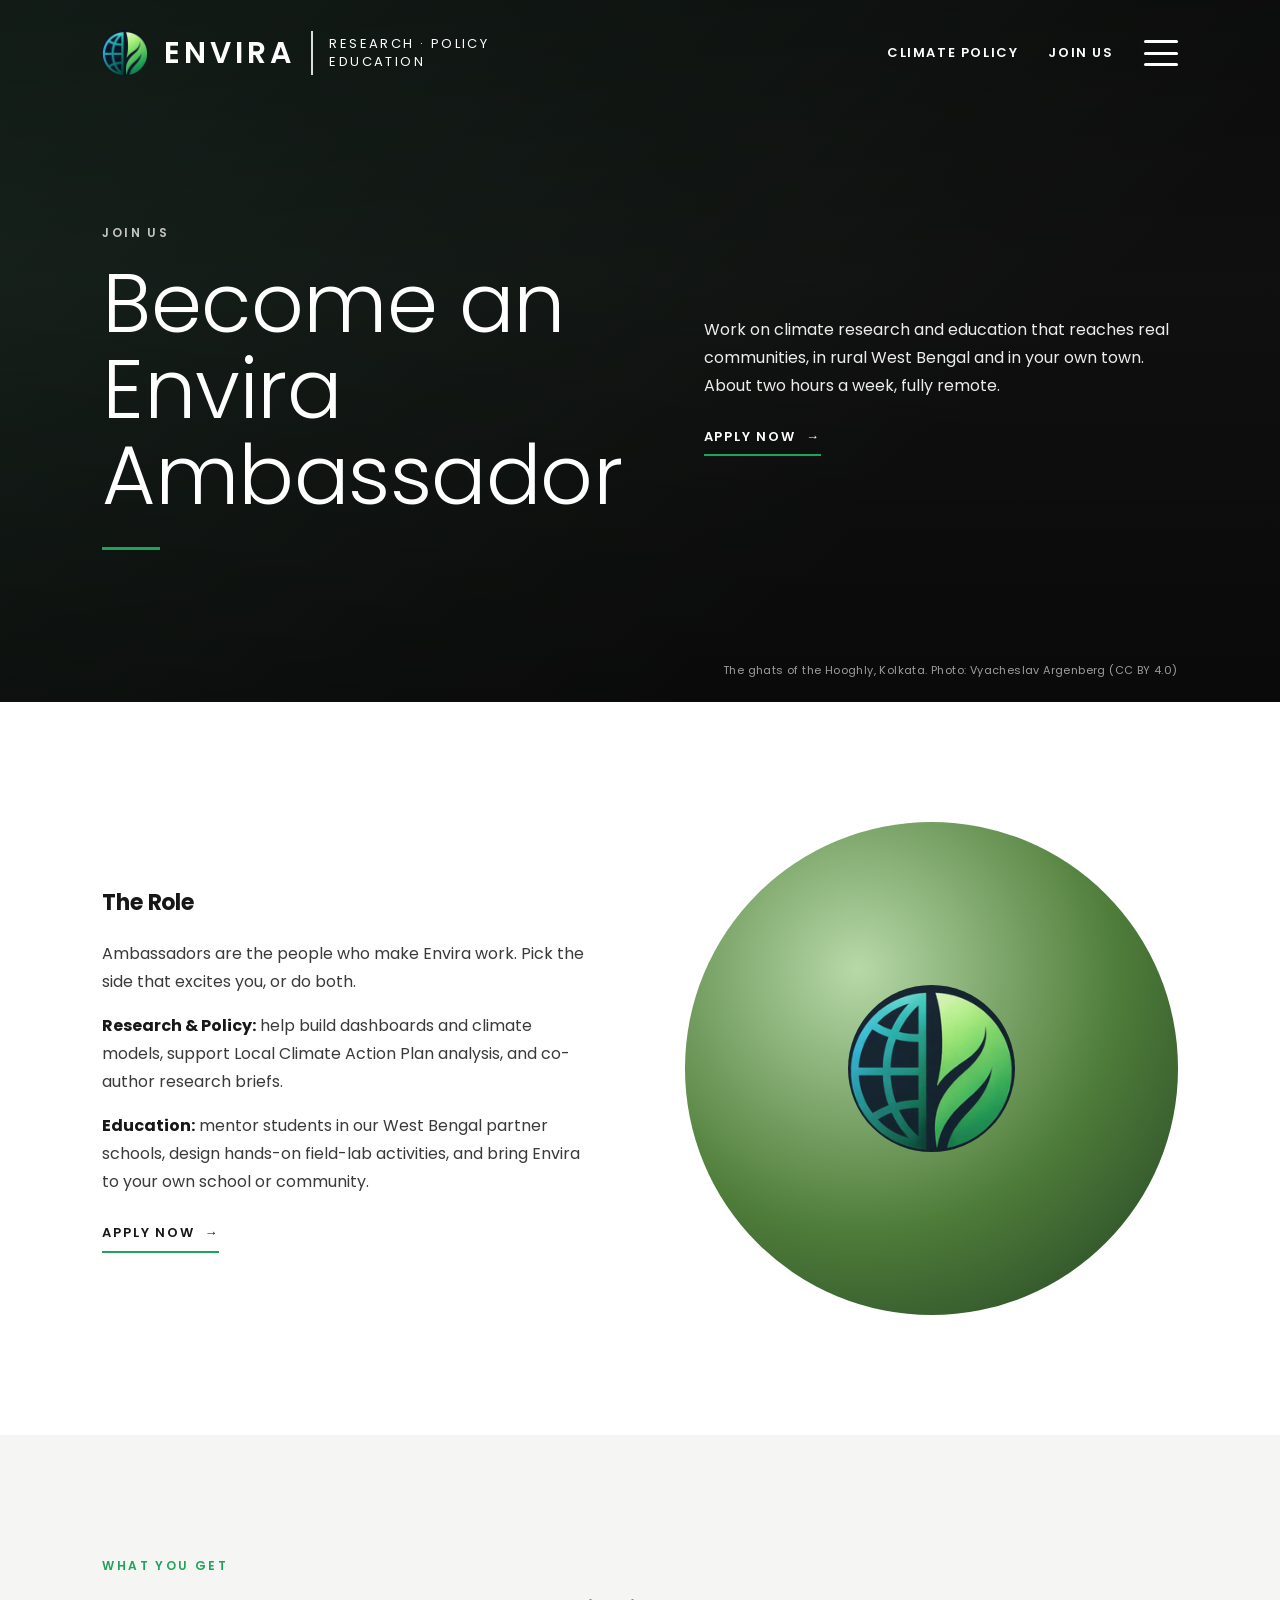
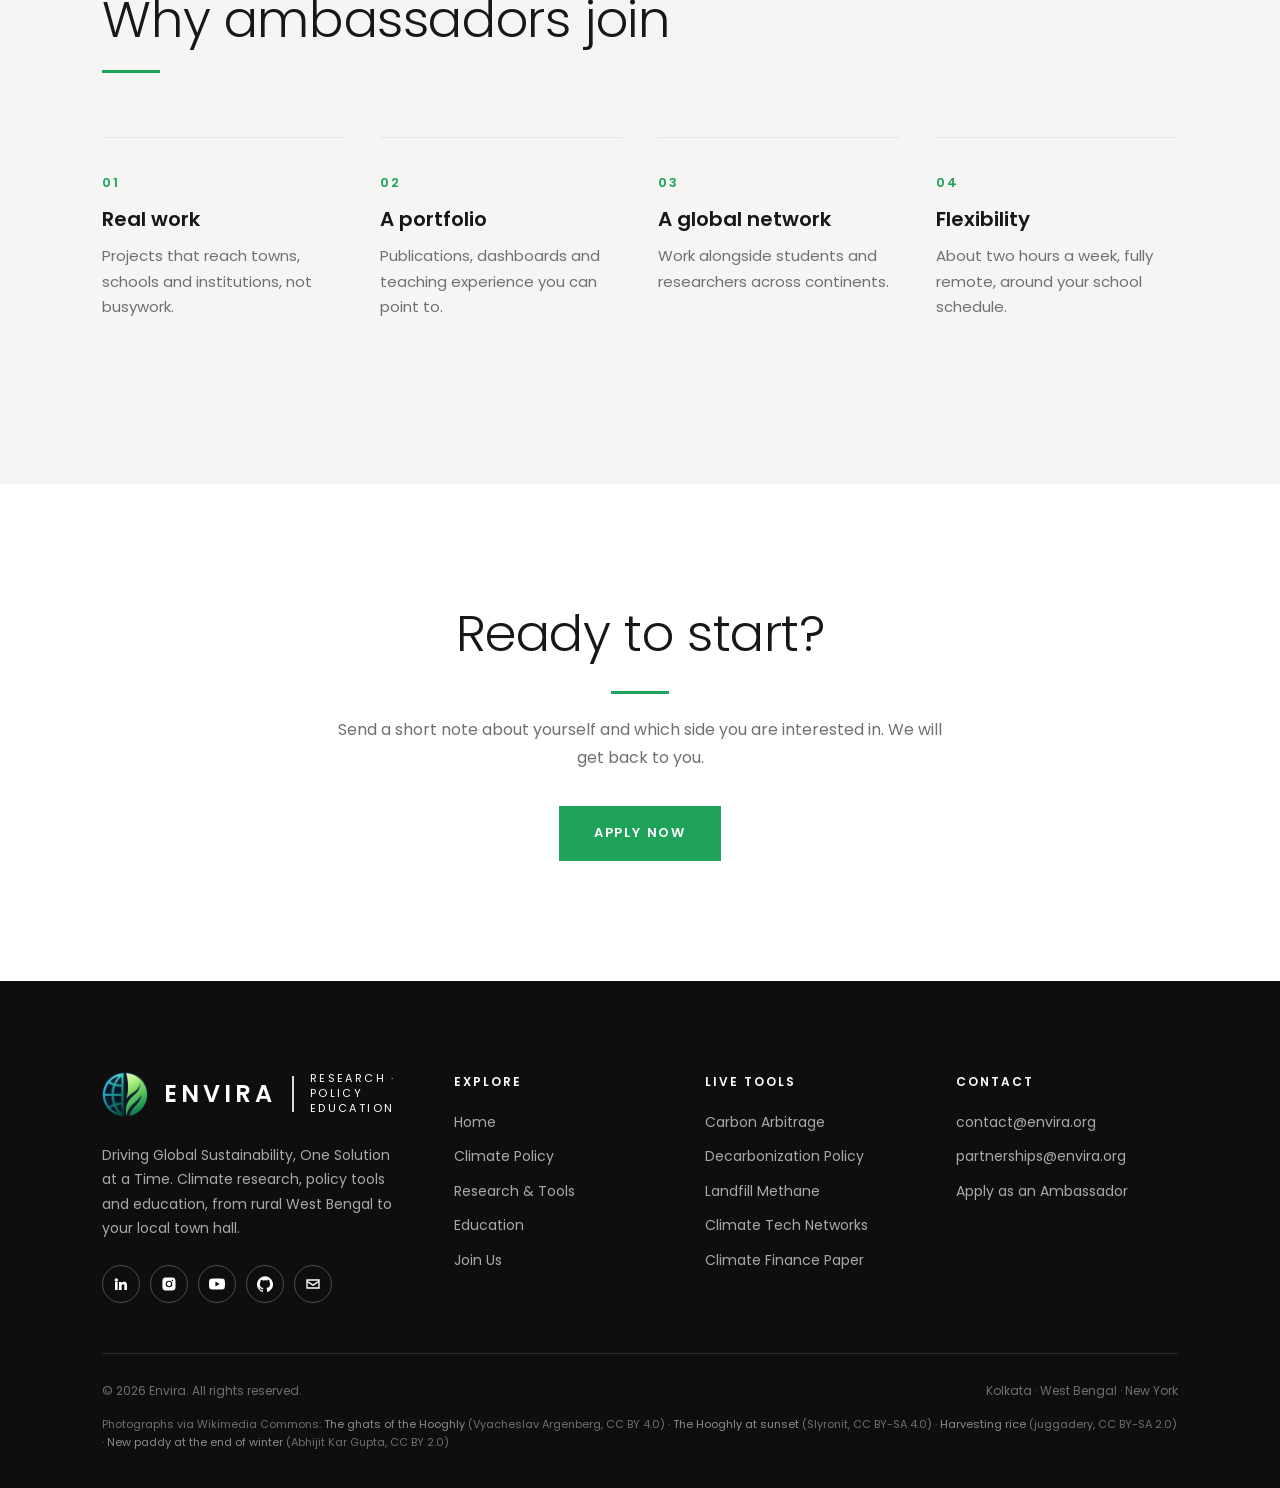
<file: join.html>
<!DOCTYPE html>
<html lang="en">
<head>
<meta charset="UTF-8">
<meta name="viewport" content="width=device-width, initial-scale=1.0">
<title>Join Us | Envira</title>
<link rel="icon" href="images/logo-light-mark.png">
<link rel="stylesheet" href="styles.css">
</head>
<body data-page="join">

<section class="hero">
  <div class="bg-photo" data-bg="ghats"></div>
  <div class="wrap">
    <div>
      <div class="kicker">Join Us</div>
      <h1>Become an Envira Ambassador</h1>
      <span class="bar"></span>
    </div>
    <div>
      <p>Work on climate research and education that reaches real communities, in rural West Bengal and in your own town. About two hours a week, fully remote.</p>
      <a class="text-link" data-apply href="#">Apply now <span>→</span></a>
    </div>
  </div>
</section>

<section class="sec">
  <div class="wrap cols">
    <div class="reveal">
      <h2 class="h-sm">The Role</h2>
      <p>Ambassadors are the people who make Envira work. Pick the side that excites you, or do both.</p>
      <p><b style="color:var(--ink)">Research &amp; Policy:</b> help build dashboards and climate models, support Local Climate Action Plan analysis, and co-author research briefs.</p>
      <p><b style="color:var(--ink)">Education:</b> mentor students in our West Bengal partner schools, design hands-on field-lab activities, and bring Envira to your own school or community.</p>
      <a class="text-link" data-apply href="#">Apply now <span>→</span></a>
    </div>
    <div class="reveal d2"><div class="orb" data-orb="hooghly,harvest,sunset"></div></div>
  </div>
</section>

<section class="sec soft">
  <div class="wrap">
    <div class="head reveal"><span class="kick">What you get</span><h2 class="h-lg">Why ambassadors join</h2><span class="bar"></span></div>
    <div class="rows four">
      <div class="row reveal"><span class="num">01</span><h3>Real work</h3><p>Projects that reach towns, schools and institutions, not busywork.</p></div>
      <div class="row reveal d1"><span class="num">02</span><h3>A portfolio</h3><p>Publications, dashboards and teaching experience you can point to.</p></div>
      <div class="row reveal d2"><span class="num">03</span><h3>A global network</h3><p>Work alongside students and researchers across continents.</p></div>
      <div class="row reveal d3"><span class="num">04</span><h3>Flexibility</h3><p>About two hours a week, fully remote, around your school schedule.</p></div>
    </div>
  </div>
</section>

<section class="sec cta">
  <div class="wrap reveal">
    <h2 class="h-lg">Ready to start?</h2>
    <span class="bar center"></span>
    <p>Send a short note about yourself and which side you are interested in. We will get back to you.</p>
    <a class="btn fill" data-apply href="#">Apply now</a>
  </div>
</section>

<script src="site.js"></script>
</body>
</html>
</file>
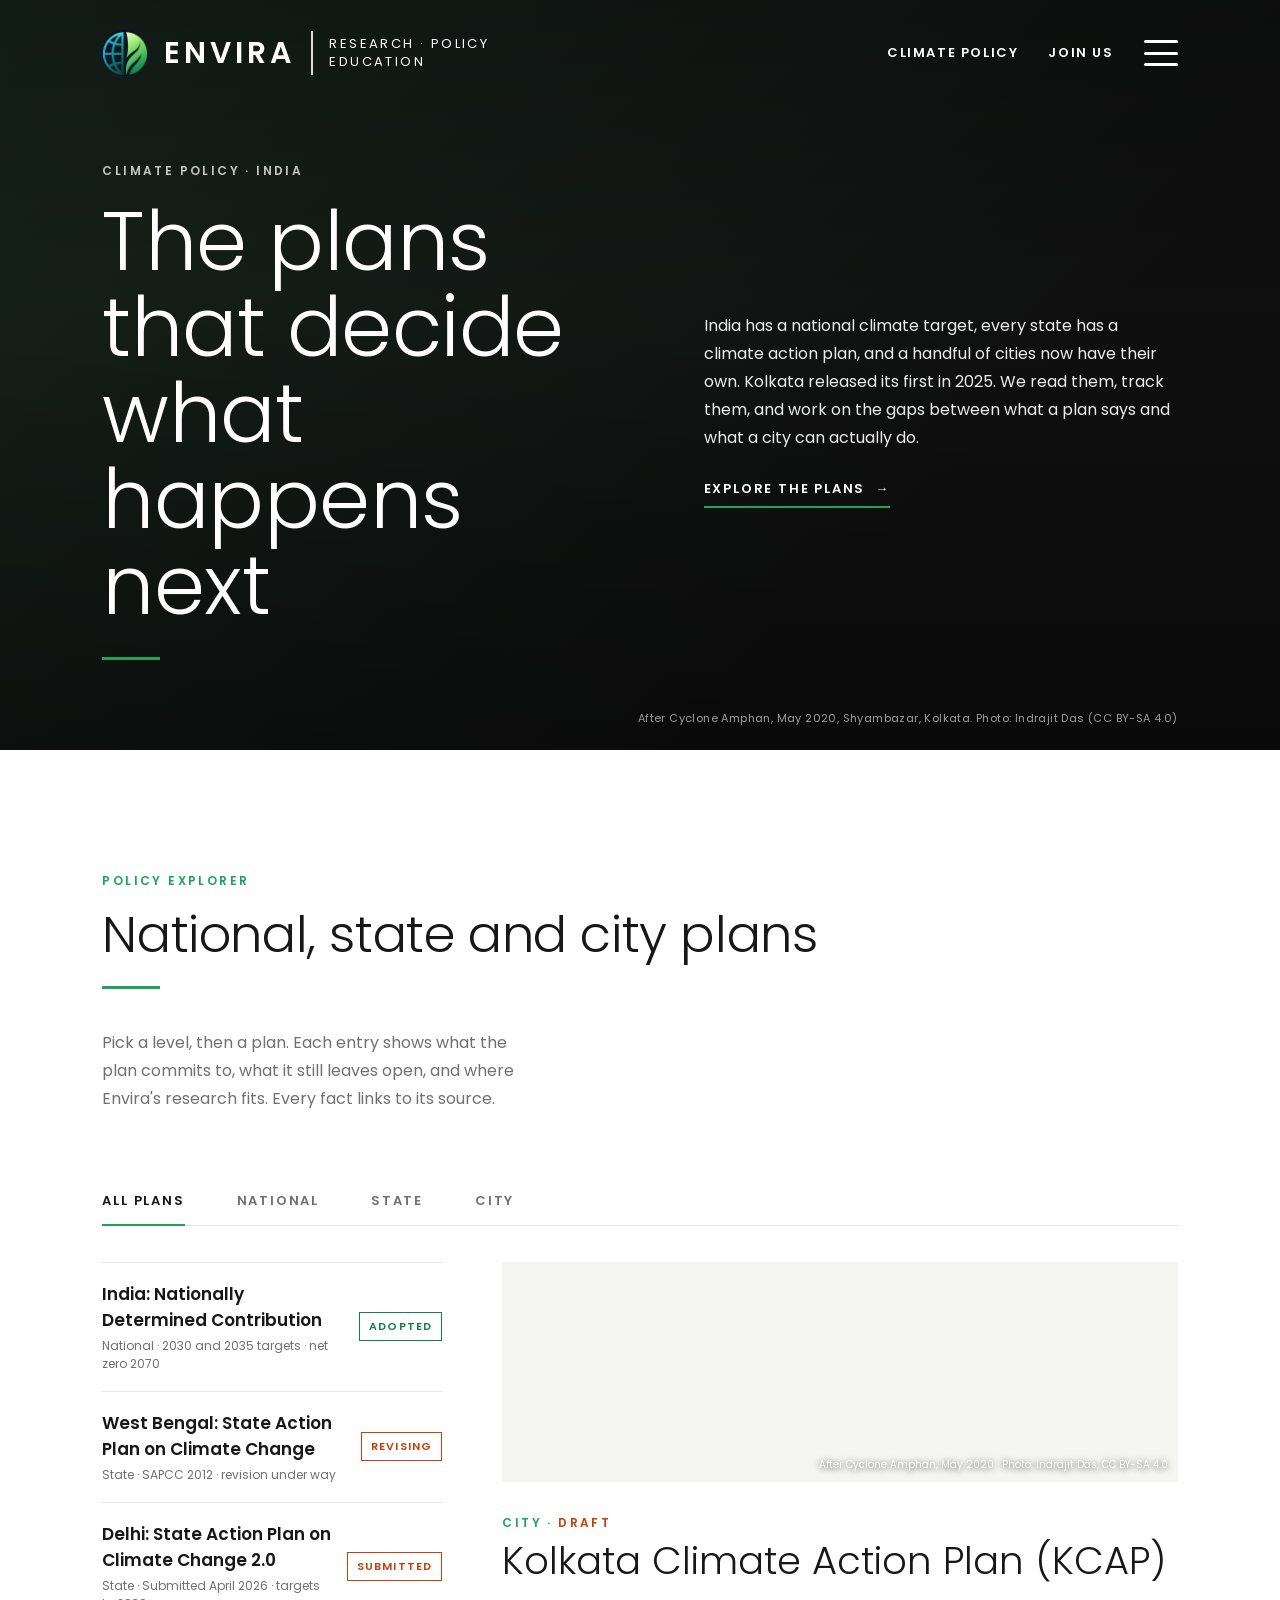
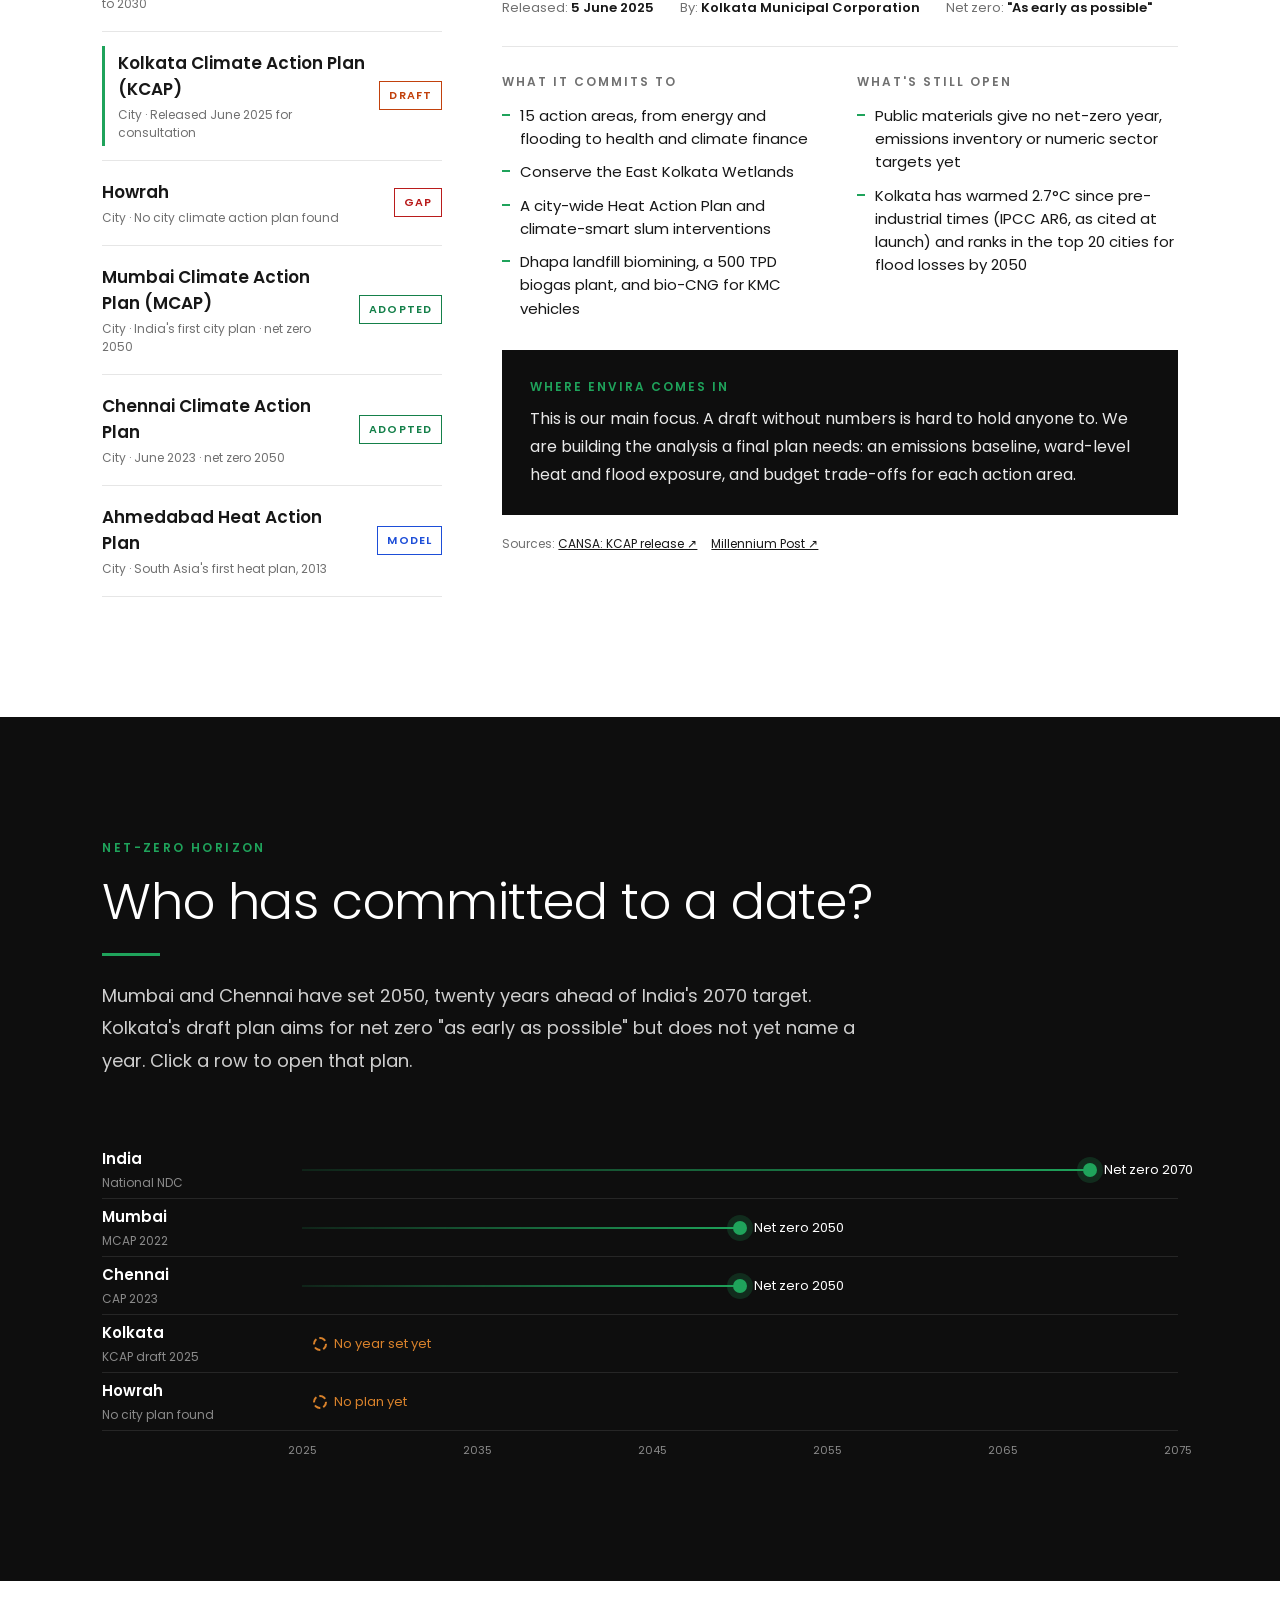
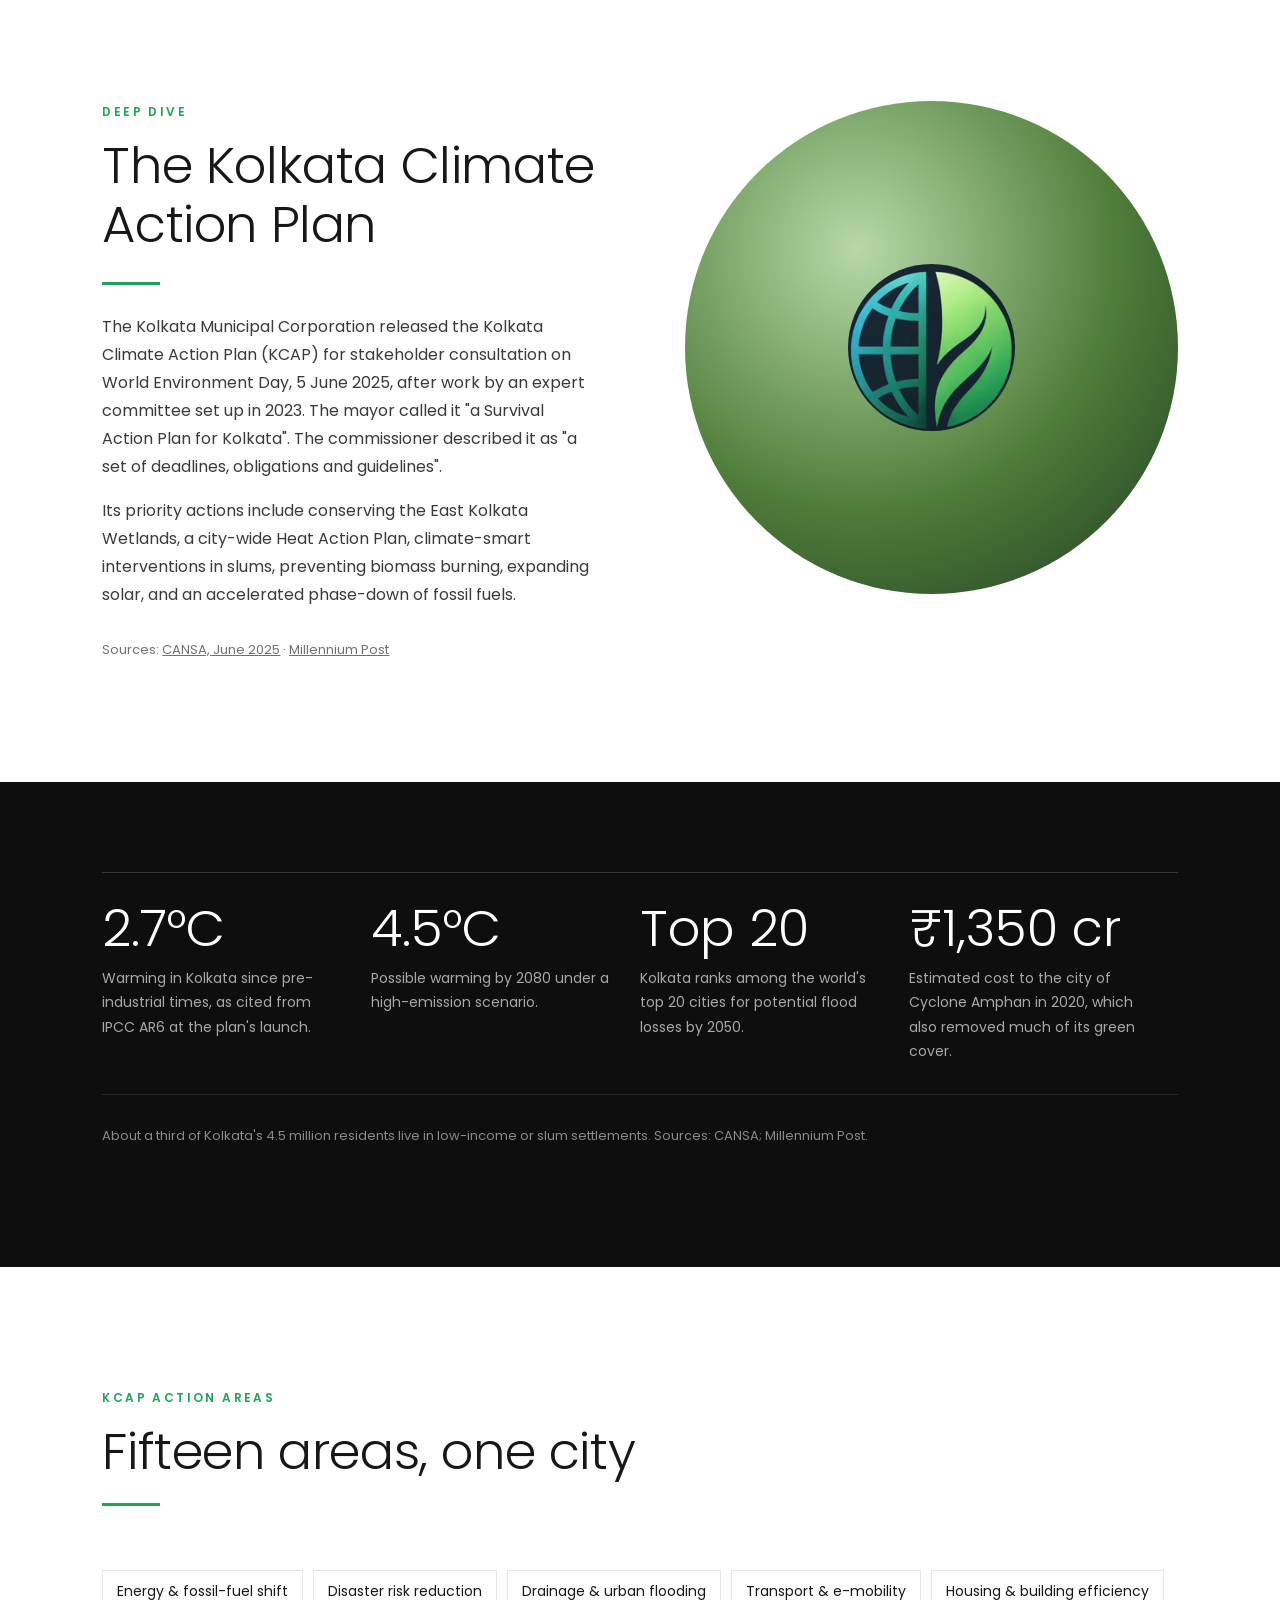
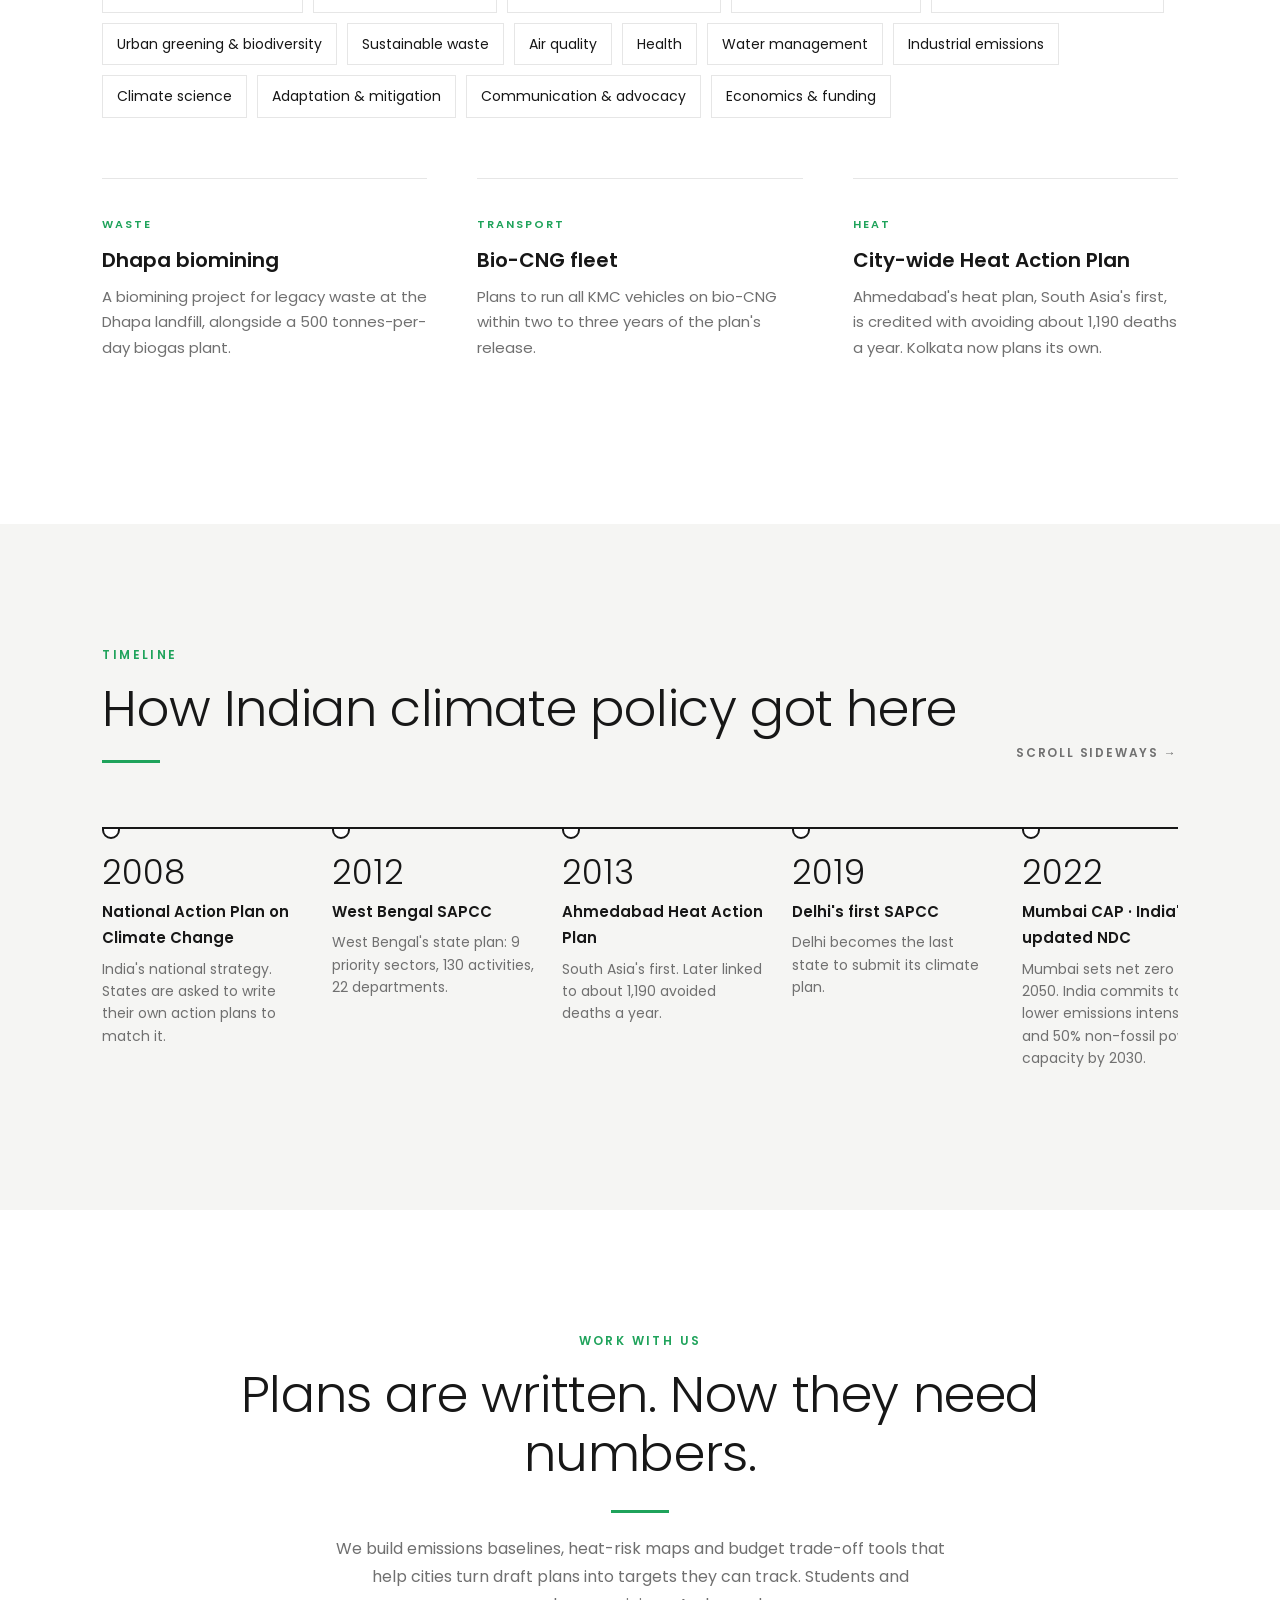
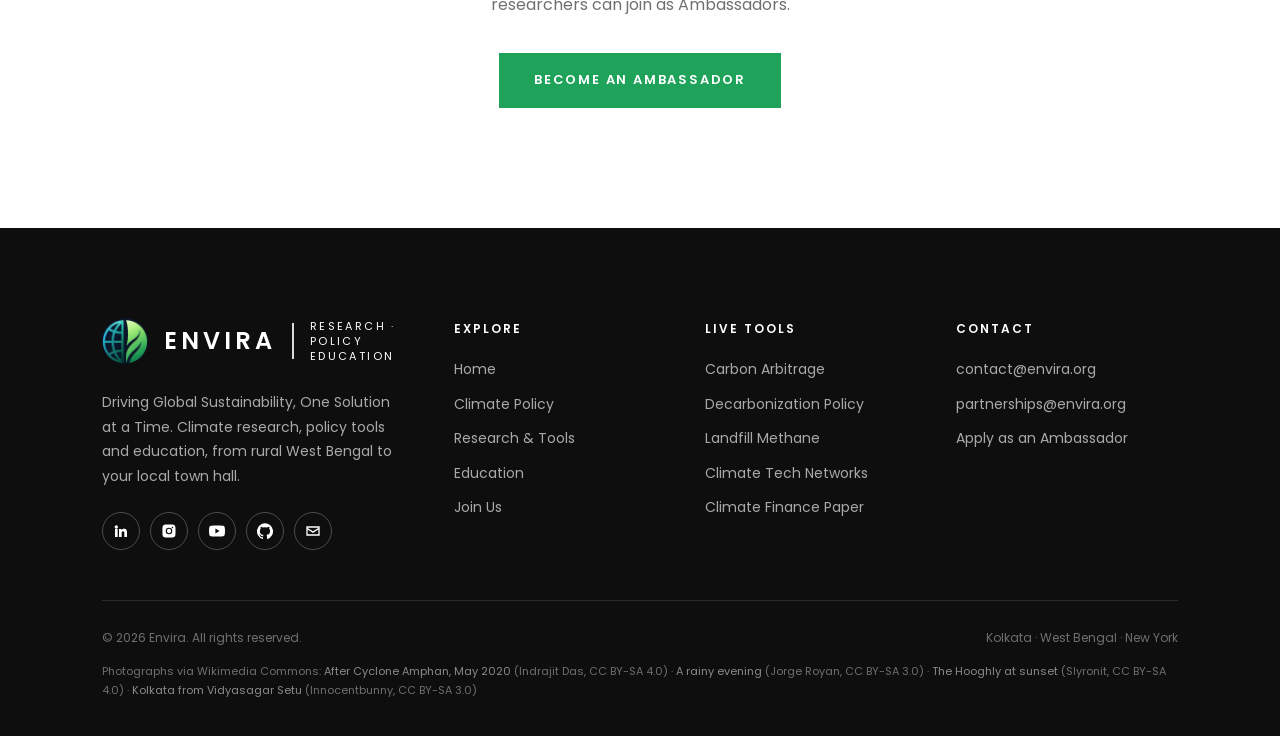
<file: policy.html>
<!DOCTYPE html>
<html lang="en">
<head>
<meta charset="UTF-8">
<meta name="viewport" content="width=device-width, initial-scale=1.0">
<title>Climate Policy | Envira</title>
<link rel="icon" href="images/logo-light-mark.png">
<link rel="stylesheet" href="styles.css">
</head>
<body data-page="policy">

<section class="hero">
  <div class="bg-photo" data-bg="amphan"></div>
  <div class="wrap">
    <div>
      <div class="kicker">Climate Policy · India</div>
      <h1>The plans that decide what happens next</h1>
      <span class="bar"></span>
    </div>
    <div>
      <p>India has a national climate target, every state has a climate action plan, and a handful of cities now have their own. Kolkata released its first in 2025. We read them, track them, and work on the gaps between what a plan says and what a city can actually do.</p>
      <a class="text-link" href="#explorer">Explore the plans <span>→</span></a>
    </div>
  </div>
</section>

<!-- ================= EXPLORER ================= -->
<section class="sec" id="explorer">
  <div class="wrap">
    <div class="head reveal" style="display:flex;justify-content:space-between;align-items:end;gap:40px;flex-wrap:wrap">
      <div><span class="kick">Policy explorer</span><h2 class="h-lg">National, state and city plans</h2><span class="bar"></span></div>
      <p style="max-width:430px;color:var(--gray)">Pick a level, then a plan. Each entry shows what the plan commits to, what it still leaves open, and where Envira's research fits. Every fact links to its source.</p>
    </div>
    <div class="levels" id="levels"></div>
    <div class="explorer">
      <div class="plan-list" id="planList"></div>
      <div class="plan-detail" id="planDetail"></div>
    </div>
  </div>
</section>

<!-- ================= NET-ZERO HORIZON ================= -->
<section class="sec dark">
  <div class="wrap">
    <div class="head reveal"><span class="kick">Net-zero horizon</span><h2 class="h-lg">Who has committed to a date?</h2><span class="bar"></span>
      <p class="lede" style="margin-top:24px">Mumbai and Chennai have set 2050, twenty years ahead of India's 2070 target. Kolkata's draft plan aims for net zero "as early as possible" but does not yet name a year. Click a row to open that plan.</p></div>
    <div class="horizon reveal" id="horizon"></div>
  </div>
</section>

<!-- ================= KOLKATA DEEP DIVE ================= -->
<section class="sec">
  <div class="wrap cols top">
    <div class="reveal">
      <span class="kick">Deep dive</span>
      <h2 class="h-lg">The Kolkata Climate Action Plan</h2>
      <span class="bar"></span>
      <p style="margin-top:28px">The Kolkata Municipal Corporation released the Kolkata Climate Action Plan (KCAP) for stakeholder consultation on World Environment Day, 5 June 2025, after work by an expert committee set up in 2023. The mayor called it "a Survival Action Plan for Kolkata". The commissioner described it as "a set of deadlines, obligations and guidelines".</p>
      <p>Its priority actions include conserving the East Kolkata Wetlands, a city-wide Heat Action Plan, climate-smart interventions in slums, preventing biomass burning, expanding solar, and an accelerated phase-down of fossil fuels.</p>
      <p class="note">Sources: <a href="https://cansouthasia.net/kolkata-climate-action-plan-kcap-released-for-stakeholder-consultation/" target="_blank" rel="noopener">CANSA, June 2025</a> · <a href="https://www.millenniumpost.in/bengal/focus-on-biomining-bio-cng-net-zero-goals-mayor-unveils-kolkata-climate-action-plan-613769" target="_blank" rel="noopener">Millennium Post</a></p>
    </div>
    <div class="reveal d2"><div class="orb" data-orb="amphan,rain,hooghly,skyline"></div></div>
  </div>
</section>

<section class="sec dark" style="padding-top:90px">
  <div class="wrap">
    <div class="facts reveal">
      <div><div class="n">2.7°C</div><p>Warming in Kolkata since pre-industrial times, as cited from IPCC AR6 at the plan's launch.</p></div>
      <div><div class="n">4.5°C</div><p>Possible warming by 2080 under a high-emission scenario.</p></div>
      <div><div class="n">Top 20</div><p>Kolkata ranks among the world's top 20 cities for potential flood losses by 2050.</p></div>
      <div><div class="n">₹1,350 cr</div><p>Estimated cost to the city of Cyclone Amphan in 2020, which also removed much of its green cover.</p></div>
    </div>
    <p class="note" style="color:#8a8a8a">About a third of Kolkata's 4.5 million residents live in low-income or slum settlements. Sources: CANSA; Millennium Post.</p>
  </div>
</section>

<section class="sec">
  <div class="wrap">
    <div class="head reveal"><span class="kick">KCAP action areas</span><h2 class="h-lg">Fifteen areas, one city</h2><span class="bar"></span></div>
    <div class="areas reveal">
      <span>Energy &amp; fossil-fuel shift</span><span>Disaster risk reduction</span><span>Drainage &amp; urban flooding</span><span>Transport &amp; e-mobility</span><span>Housing &amp; building efficiency</span><span>Urban greening &amp; biodiversity</span><span>Sustainable waste</span><span>Air quality</span><span>Health</span><span>Water management</span><span>Industrial emissions</span><span>Climate science</span><span>Adaptation &amp; mitigation</span><span>Communication &amp; advocacy</span><span>Economics &amp; funding</span>
    </div>
    <div class="rows" style="margin-top:60px">
      <div class="row reveal"><span class="tag">Waste</span><h3>Dhapa biomining</h3><p>A biomining project for legacy waste at the Dhapa landfill, alongside a 500 tonnes-per-day biogas plant.</p></div>
      <div class="row reveal d1"><span class="tag">Transport</span><h3>Bio-CNG fleet</h3><p>Plans to run all KMC vehicles on bio-CNG within two to three years of the plan's release.</p></div>
      <div class="row reveal d2"><span class="tag">Heat</span><h3>City-wide Heat Action Plan</h3><p>Ahmedabad's heat plan, South Asia's first, is credited with avoiding about 1,190 deaths a year. Kolkata now plans its own.</p></div>
    </div>
  </div>
</section>

<!-- ================= TIMELINE ================= -->
<section class="sec soft">
  <div class="wrap">
    <div class="head reveal" style="display:flex;justify-content:space-between;align-items:end;gap:20px;flex-wrap:wrap"><div><span class="kick">Timeline</span><h2 class="h-lg">How Indian climate policy got here</h2><span class="bar"></span></div><span style="font-size:12px;font-weight:600;letter-spacing:1.8px;color:var(--gray)">SCROLL SIDEWAYS →</span></div>
    <div class="tl reveal">
      <div class="tl-item"><div class="y">2008</div><b>National Action Plan on Climate Change</b><p>India's national strategy. States are asked to write their own action plans to match it.</p></div>
      <div class="tl-item"><div class="y">2012</div><b>West Bengal SAPCC</b><p>West Bengal's state plan: 9 priority sectors, 130 activities, 22 departments.</p></div>
      <div class="tl-item"><div class="y">2013</div><b>Ahmedabad Heat Action Plan</b><p>South Asia's first. Later linked to about 1,190 avoided deaths a year.</p></div>
      <div class="tl-item"><div class="y">2019</div><b>Delhi's first SAPCC</b><p>Delhi becomes the last state to submit its climate plan.</p></div>
      <div class="tl-item"><div class="y">2022</div><b>Mumbai CAP · India's updated NDC</b><p>Mumbai sets net zero by 2050. India commits to 45% lower emissions intensity and 50% non-fossil power capacity by 2030.</p></div>
      <div class="tl-item"><div class="y">2023</div><b>Chennai CAP</b><p>Chennai's first climate action plan, also targeting net zero by 2050.</p></div>
      <div class="tl-item hot"><div class="y">2025</div><b>Kolkata CAP released</b><p>KMC releases KCAP for public consultation on 5 June.</p></div>
      <div class="tl-item hot"><div class="y">2026</div><b>2035 NDC · Delhi SAPCC 2.0 · WB climate fund</b><p>India sets 2035 targets. Delhi submits its updated plan. West Bengal's budget proposes a Climate Resilient Fund.</p></div>
    </div>
  </div>
</section>

<!-- ================= CTA ================= -->
<section class="sec cta">
  <div class="wrap reveal">
    <span class="kick">Work with us</span>
    <h2 class="h-lg">Plans are written. Now they need numbers.</h2>
    <span class="bar center"></span>
    <p>We build emissions baselines, heat-risk maps and budget trade-off tools that help cities turn draft plans into targets they can track. Students and researchers can join as Ambassadors.</p>
    <a class="btn fill" href="join.html">Become an Ambassador</a>
  </div>
</section>

<script src="site.js"></script>
<script>
{
  const PLANS = [
    { id: 'india', level: 'National', name: 'India: Nationally Determined Contribution', short: '2030 and 2035 targets · net zero 2070', status: 'adopted', statusText: 'Adopted', photo: 'delta',
      meta: [['Updated', '2022 (2030 targets) · 2026 (2035 targets)'], ['Net zero', '2070']],
      commits: ['Cut emissions intensity of GDP 45% below 2005 levels by 2030, and 47% by 2035', '50% of installed power capacity from non-fossil sources by 2030, and 60% by 2035', 'A forest and tree carbon sink of 3.5 to 4.0 billion tonnes CO₂e by 2035', 'Net-zero emissions by 2070'],
      open: ['Non-fossil capacity had already reached 52.57% by 28 February 2026, so the 2030 capacity goal is effectively met', 'Climate Action Tracker rates India\'s targets "Insufficient" for a 1.5°C pathway'],
      angle: 'National targets only work if states and cities break them down. Our Decarbonization Policy model tests how allocation choices between sectors trade growth, equity and emissions against each other.',
      src: [['India NDC 2031–35 (UNFCCC)', 'https://unfccc.int/sites/default/files/2026-04/INDIA%20NDC%202031-35.pdf'], ['PM India release', 'https://www.pmindia.gov.in/?p=16818736'], ['Climate Action Tracker', 'https://climateactiontracker.org/countries/india/targets/']] },
    { id: 'wb', level: 'State', name: 'West Bengal: State Action Plan on Climate Change', short: 'SAPCC 2012 · revision under way', status: 'draft', statusText: 'Revising', photo: 'monsoon',
      meta: [['Plan in force', 'SAPCC (2012)'], ['Scope', '9 sectors · 130 activities · 22 departments']],
      commits: ['Priority areas include water, agriculture, forests, health, energy, habitats, the Darjeeling Himalayas and the Sundarbans', 'The 2026–27 budget proposes a West Bengal Climate Resilient Fund and Climate Finance Facility (₹200 crore proposed)', 'About 60 km of Sundarbans embankments to be rebuilt with nature-based methods', 'A target of 200,000 rooftop solar installations under PM Surya Ghar'],
      open: ['The national portal still lists the 2012 plan; a revised plan with a roadmap to 2030 is being coordinated', 'Sea level at Diamond Harbour is rising about 5.7 mm a year, and temperatures are projected to rise about 2.2°C by the 2050s', 'The same budget plans new thermal power plants, which environmentalists say could complicate climate goals'],
      angle: 'Our education work starts in the districts this plan prioritises, especially the Sundarbans. Students there can collect the local heat, water and salinity data that state plans rarely have at village scale.',
      src: [['NAPCC portal: West Bengal', 'https://napccindia.moef.gov.in/sapcc/state/west-bengal'], ['Down To Earth: WB budget 2026', 'https://www.downtoearth.org.in/amp/story/climate-change/west-bengal-links-69-of-budget-to-sdgs-with-focus-on-sundarbans-climate-finance-and-solar-power'], ['The Climate Group', 'https://www.theclimategroup.org/our-work/news/meet-our-state-climate-fellow-west-bengal-abhipsha-ghosh']] },
    { id: 'delhi', level: 'State', name: 'Delhi: State Action Plan on Climate Change 2.0', short: 'Submitted April 2026 · targets to 2030', status: 'draft', statusText: 'Submitted', photo: null,
      meta: [['Submitted', '28 April 2026'], ['Replaces', 'Delhi\'s 2019 SAPCC']],
      commits: ['Sector-specific mitigation and adaptation actions with measurable targets up to 2030', 'Nature-based solutions in city planning and water management', 'More urban forests (nagar vans) and smarter land use', 'Based on updated climate data and district-level vulnerability assessments'],
      open: ['The detailed numeric targets were not public in early reporting', 'Delhi was the last state to submit its first plan, in January 2019'],
      angle: 'Delhi shows how a plan gets rewritten after record heat and flooding. We compare its targets with Kolkata\'s and Mumbai\'s to show what a strong city or state plan contains.',
      src: [['NewsBytes, April 2026', 'https://www.newsbytesapp.com/news/india/delhi-submits-sapcc-20-update-for-approval-targeting-2030/tldr'], ['NAPCC portal: Delhi', 'https://napccindia.moef.gov.in/sapcc/state/delhi'], ['Hindustan Times, 2019', 'https://www.pressreader.com/india/hindustan-times-st-noida/20190111/281736975601598']] },
    { id: 'kolkata', level: 'City', name: 'Kolkata Climate Action Plan (KCAP)', short: 'Released June 2025 for consultation', status: 'draft', statusText: 'Draft', photo: 'amphan',
      meta: [['Released', '5 June 2025'], ['By', 'Kolkata Municipal Corporation'], ['Net zero', '"As early as possible"']],
      commits: ['15 action areas, from energy and flooding to health and climate finance', 'Conserve the East Kolkata Wetlands', 'A city-wide Heat Action Plan and climate-smart slum interventions', 'Dhapa landfill biomining, a 500 TPD biogas plant, and bio-CNG for KMC vehicles'],
      open: ['Public materials give no net-zero year, emissions inventory or numeric sector targets yet', 'Kolkata has warmed 2.7°C since pre-industrial times (IPCC AR6, as cited at launch) and ranks in the top 20 cities for flood losses by 2050'],
      angle: 'This is our main focus. A draft without numbers is hard to hold anyone to. We are building the analysis a final plan needs: an emissions baseline, ward-level heat and flood exposure, and budget trade-offs for each action area.',
      src: [['CANSA: KCAP release', 'https://cansouthasia.net/kolkata-climate-action-plan-kcap-released-for-stakeholder-consultation/'], ['Millennium Post', 'https://www.millenniumpost.in/bengal/focus-on-biomining-bio-cng-net-zero-goals-mayor-unveils-kolkata-climate-action-plan-613769']] },
    { id: 'howrah', level: 'City', name: 'Howrah', short: 'No city climate action plan found', status: 'missing', statusText: 'Gap', photo: 'hooghly',
      meta: [['Municipal body', 'Howrah Municipal Corporation (66 wards)'], ['Current document', 'District Environment Plan (2025)']],
      commits: ['Howrah district published a District Environment Plan in September 2025, focused on waste, water quality and wetlands', 'Howrah is West Bengal\'s second-largest municipal corporation, directly across the Hooghly from Kolkata'],
      open: ['We could not find a published city climate action plan for Howrah', 'Twin cities sharing one river, one flood plain and one heat island are planning on very different timelines'],
      angle: 'Howrah is where a student-led climate baseline could matter most. We propose applying the KCAP framework to Howrah: emissions, heat and flood data first, then a draft action agenda for the city to consider.',
      src: [['Howrah district notices', 'https://howrah.gov.in/notice_category/events'], ['Howrah Municipal Corporation', 'https://wikiwand.com/en/articles/Howrah_Municipal_Corporation']] },
    { id: 'mumbai', level: 'City', name: 'Mumbai Climate Action Plan (MCAP)', short: 'India\'s first city plan · net zero 2050', status: 'adopted', statusText: 'Adopted', photo: null,
      meta: [['Launched', '13 March 2022'], ['Net zero', '2050']],
      commits: ['Cut emissions 30% by 2030 and 44% by 2040, against 2019, and reach net zero by 2050', '50% of energy from renewables by 2030, and 90% by 2050', 'Six areas: waste, urban greening, flooding and water, energy and buildings, air quality, mobility'],
      open: ['Built with WRI India and C40 Cities, it is the benchmark other Indian cities are measured against'],
      angle: 'MCAP is the model a final KCAP can learn from: an emissions inventory, interim targets and named sectors. We use it as the yardstick in our comparisons.',
      src: [['WRI India', 'https://india-prod.wri.org/initiatives/mumbai-climate-action-plan-mcap'], ['Deccan Herald', 'https://www.deccanherald.com/india/mumbai-sets-an-ambitious-goal-to-achieve-net-zero-by-2050-1090911.html'], ['BloombergQuint', 'https://www.bloombergquint.com/economy-finance/mumbais-climate-action-plan-hinges-on-six-critical-areas']] },
    { id: 'chennai', level: 'City', name: 'Chennai Climate Action Plan', short: 'June 2023 · net zero 2050', status: 'adopted', statusText: 'Adopted', photo: null,
      meta: [['Launched', '13 June 2023'], ['Net zero', '2050']],
      commits: ['Emission cuts of 1% by 2030 and 40% by 2040 (against 2018–19), and net zero by 2050', '93% of energy from renewables by 2050', '80% of inner-city travel by public transport, and a fully electric MTC bus fleet'],
      open: ['Being written into Chennai\'s Third Master Plan through the Jameel C40 Urban Planning Climate Lab'],
      angle: 'Chennai shows a plan moving into land-use rules. That is the step Kolkata and Howrah will need next.',
      src: [['C40 Cities', 'https://www.c40.org/news/chennai-climate-action-planning-jameel-c40-urban-planning-climate-labs/'], ['DT Next', 'https://www.dtnext.in/news/chennai/stalin-releases-chennais-cap-to-achieve-carbon-net-zero-by-2050-718323']] },
    { id: 'ahmedabad', level: 'City', name: 'Ahmedabad Heat Action Plan', short: 'South Asia\'s first heat plan, 2013', status: 'model', statusText: 'Model', photo: null,
      meta: [['Launched', '2013'], ['Evidence', 'Peer-reviewed evaluation, 2018']],
      commits: ['An early-warning system for heat waves', 'Public outreach, and training for health workers on heat illness', 'Inter-agency coordination on hot days'],
      open: ['An estimated 1,190 deaths a year were avoided after the plan began', 'India\'s disaster authority later asked heat-prone states to write similar plans'],
      angle: 'Kolkata\'s draft calls for a city-wide heat plan. Ahmedabad gives the evidence that it saves lives, and a template to adapt to Kolkata\'s humidity, slums and schools.',
      src: [['Evaluation study (PMC)', 'https://pmc.ncbi.nlm.nih.gov/articles/PMC6236972'], ['NRDC', 'https://www.nrdc.org/media/2019/190603-0']] }
  ];
  const levels = ['All', 'National', 'State', 'City'];
  let level = 'All', current = 'kolkata';
  const esc = s => String(s).replace(/[&<>"]/g, c => ({ '&': '&amp;', '<': '&lt;', '>': '&gt;', '"': '&quot;' }[c]));

  const lv = document.getElementById('levels');
  lv.innerHTML = levels.map(l => `<button data-l="${l}" class="${l === level ? 'on' : ''}">${l === 'All' ? 'All plans' : l}</button>`).join('');
  lv.onclick = e => { const b = e.target.closest('button'); if (!b) return; level = b.dataset.l; [...lv.children].forEach(x => x.classList.toggle('on', x === b)); renderList(); };

  function renderList() {
    const list = PLANS.filter(p => level === 'All' || p.level === level);
    if (!list.find(p => p.id === current)) current = list[0].id;
    document.getElementById('planList').innerHTML = list.map(p => `<button data-id="${p.id}" class="${p.id === current ? 'on' : ''}"><b>${esc(p.name)}</b><small>${esc(p.level)} · ${esc(p.short)}</small><i class="st-${p.status}">${esc(p.statusText)}</i></button>`).join('');
    renderDetail();
  }
  document.getElementById('planList').onclick = e => { const b = e.target.closest('button'); if (!b) return; current = b.dataset.id; renderList(); if (innerWidth < 980) document.getElementById('planDetail').scrollIntoView({ behavior: 'smooth', block: 'start' }); };

  function renderDetail() {
    const p = PLANS.find(x => x.id === current);
    const ph = p.photo && PHOTOS[p.photo]
      ? `<div class="pd-photo"><div style="background-image:url('${photoURL(p.photo, 1200)}')"></div><span>${esc(PHOTOS[p.photo].cap)} · Photo: ${esc(PHOTOS[p.photo].by)}, ${esc(PHOTOS[p.photo].lic)}</span></div>`
      : `<div class="pd-photo" style="background:var(--black);display:flex;align-items:flex-end;padding:22px 26px"><span style="position:static;font-size:clamp(40px,6vw,72px);font-weight:300;color:#fff;text-shadow:none;line-height:1">${esc(p.name.split(/[:(]/)[0].replace(' Climate Action Plan', '').replace(' Heat Action Plan', ''))}</span></div>`;
    document.getElementById('planDetail').innerHTML = `<div class="fade">${ph}
      <span class="kick" style="margin-bottom:6px">${esc(p.level)} · <span class="st-${p.status}">${esc(p.statusText)}</span></span>
      <h3>${esc(p.name)}</h3>
      <div class="meta">${p.meta.map(([k, v]) => `<span>${esc(k)}: <b>${esc(v)}</b></span>`).join('')}</div>
      <div class="pd-grid"><div><h4>What it commits to</h4><ul>${p.commits.map(c => `<li>${esc(c)}</li>`).join('')}</ul></div>
      <div><h4>What's still open</h4><ul>${p.open.map(c => `<li>${esc(c)}</li>`).join('')}</ul></div></div>
      <div class="pd-angle"><h4>Where Envira comes in</h4><p>${esc(p.angle)}</p></div>
      <div class="pd-src">Sources: ${p.src.map(([t, u]) => `<a href="${u}" target="_blank" rel="noopener">${esc(t)} ↗</a>`).join('')}</div></div>`;
  }
  renderList();

  /* net-zero horizon: 2025 to 2075 */
  const HZ = [['India', 'National NDC', 2070, 'india'], ['Mumbai', 'MCAP 2022', 2050, 'mumbai'], ['Chennai', 'CAP 2023', 2050, 'chennai'], ['Kolkata', 'KCAP draft 2025', null, 'kolkata'], ['Howrah', 'No city plan found', null, 'howrah']];
  const x = y => ((y - 2025) / 50) * 100;
  const hz = document.getElementById('horizon');
  hz.innerHTML = HZ.map(([n, s, y, id]) => `<div class="hz-row" data-id="${id}"><div class="hz-name">${n}<small>${s}</small></div><div class="hz-track">${y ? `<div class="hz-bar" data-w="${x(y)}%"></div><div class="hz-dot" style="left:${x(y)}%"></div><div class="hz-label" style="left:${x(y)}%">Net zero ${y}</div>` : `<div class="hz-dot none" style="left:2%"></div><div class="hz-label" style="left:2%;color:#d9822b">${id === 'kolkata' ? 'No year set yet' : 'No plan yet'}</div>`}</div></div>`).join('') +
    `<div class="hz-axis"><div></div><div>${[2025, 2035, 2045, 2055, 2065, 2075].map(y => `<span style="left:${x(y)}%">${y}</span>`).join('')}</div></div>`;
  hz.onclick = e => { const r = e.target.closest('.hz-row'); if (!r) return; current = r.dataset.id; level = 'All'; [...lv.children].forEach(b => b.classList.toggle('on', b.dataset.l === 'All')); renderList(); document.getElementById('explorer').scrollIntoView({ behavior: 'smooth' }); };
  new IntersectionObserver((es, o) => es.forEach(en => { if (en.isIntersecting) { hz.classList.add('in'); hz.querySelectorAll('.hz-bar').forEach(b => b.style.width = b.dataset.w); o.disconnect(); } }), { threshold: .3 }).observe(hz);
}
</script>
</body>
</html>
</file>
<file: styles.css>
@import url('https://fonts.googleapis.com/css2?family=Poppins:wght@300;400;500;600;700&display=swap');

/* Envira: quiet, institutional. Light oversized titles, one green accent bar,
   monochrome photo heroes, circular media, real photography throughout. */
:root {
  --green: #1fa35b;
  --green-dark: #15804a;
  --ink: #171717;
  --text: #3a3a3a;
  --gray: #707070;
  --line: #e6e6e6;
  --soft: #f5f5f3;
  --black: #0e0e0e;
}
* { margin: 0; padding: 0; box-sizing: border-box; }
html { scroll-behavior: smooth; }
body { font-family: 'Poppins', -apple-system, 'Segoe UI', Arial, sans-serif; color: var(--text); background: #fff; line-height: 1.75; font-size: 16px; overflow-x: hidden; -webkit-font-smoothing: antialiased; }
img { max-width: 100%; display: block; }
a { color: inherit; }
.wrap { width: 84%; max-width: 1160px; margin: 0 auto; }

/* ---------- HEADER ---------- */
.hdr { position: fixed; inset: 0 0 auto 0; z-index: 100; padding: 30px 0; transition: background .4s, padding .4s, box-shadow .4s; color: #fff; }
.hdr.solid { background: rgba(255,255,255,.97); color: var(--ink); padding: 14px 0; box-shadow: 0 1px 0 var(--line); }
.hdr .wrap { display: flex; align-items: center; justify-content: space-between; }
.logo { display: flex; align-items: center; gap: 16px; text-decoration: none; color: inherit; }
.logo img { width: 46px; height: 46px; border-radius: 50%; transition: width .4s, height .4s; }
.hdr.solid .logo img { width: 38px; height: 38px; }
.logo .word { font-size: 30px; font-weight: 600; letter-spacing: 4px; line-height: 1; }
.logo .div { width: 2px; height: 44px; background: currentColor; opacity: .85; }
.logo .sub { font-size: 13px; font-weight: 400; letter-spacing: 2.4px; line-height: 1.35; text-transform: uppercase; }
.hdr-right { display: flex; align-items: center; gap: 30px; }
.hdr-link { text-decoration: none; font-size: 13px; font-weight: 600; letter-spacing: 1.6px; text-transform: uppercase; }
.hdr-link:hover { color: var(--green); }
.burger { width: 34px; height: 26px; background: none; border: 0; cursor: pointer; display: grid; align-content: space-between; color: inherit; }
.burger span { height: 3px; background: currentColor; border-radius: 2px; }

/* full-screen menu */
.menu { position: fixed; inset: 0; z-index: 200; background: var(--black); color: #fff; display: grid; grid-template-columns: 1.3fr 1fr; opacity: 0; visibility: hidden; transition: opacity .45s, visibility .45s; }
.menu.open { opacity: 1; visibility: visible; }
.menu .close { position: absolute; top: 30px; right: 8%; background: none; border: 0; color: #fff; font-size: 40px; font-weight: 300; cursor: pointer; line-height: 1; }
.menu nav { padding: 140px 0 60px 8%; display: grid; align-content: center; gap: 6px; }
.menu nav a { text-decoration: none; font-size: clamp(34px, 4.4vw, 60px); font-weight: 300; line-height: 1.25; display: flex; align-items: baseline; gap: 22px; transform: translateY(20px); opacity: 0; transition: color .25s, transform .6s, opacity .6s; }
.menu.open nav a { transform: none; opacity: 1; }
.menu.open nav a:nth-child(2) { transition-delay: .06s; } .menu.open nav a:nth-child(3) { transition-delay: .12s; } .menu.open nav a:nth-child(4) { transition-delay: .18s; }
.menu nav a small { font-size: 13px; font-weight: 500; color: var(--green); letter-spacing: 2px; }
.menu nav a:hover, .menu nav a.active { color: var(--green); }
.menu aside { position: relative; overflow: hidden; border-left: 1px solid rgba(255,255,255,.12); padding: 140px 8% 60px 60px; display: grid; align-content: end; gap: 26px; font-size: 15px; color: #d0d0d0; }
.menu aside .bg-photo { filter: grayscale(.3); }
.menu aside .bg-photo.bg-loaded { opacity: .35; }
.menu aside > div { position: relative; z-index: 1; }
.menu aside h4 { color: #fff; font-size: 12px; font-weight: 600; letter-spacing: 2px; text-transform: uppercase; margin-bottom: 8px; }
.menu aside a { text-decoration: none; display: block; }
.menu aside a:hover { color: var(--green); }

/* ---------- HERO (split, monochrome photo) ---------- */
.hero { position: relative; min-height: 78vh; display: flex; align-items: center; color: #fff; background: linear-gradient(135deg, #1b2a22 0%, #121212 70%); overflow: hidden; padding: 160px 0 90px; }
.hero .bg-photo { filter: grayscale(1) contrast(1.05); }
.hero .bg-photo.bg-loaded { opacity: .55; }
.hero::after { content: ''; position: absolute; inset: 0; background: linear-gradient(180deg, rgba(0,0,0,.35), rgba(0,0,0,.15) 40%, rgba(0,0,0,.45)); pointer-events: none; }
.hero .wrap { position: relative; z-index: 2; display: grid; grid-template-columns: 1.1fr 1fr; gap: 80px; align-items: center; }
.hero h1 { font-size: clamp(48px, 6.4vw, 84px); font-weight: 300; line-height: 1.05; letter-spacing: -.5px; color: #fff; }
.hero p { font-size: 16px; line-height: 1.75; color: rgba(255,255,255,.92); }
.hero .kicker { font-size: 12px; font-weight: 600; letter-spacing: 2.4px; text-transform: uppercase; color: rgba(255,255,255,.75); margin-bottom: 18px; }
.hero .photo-credit { position: absolute; right: 8%; bottom: 22px; z-index: 2; font-size: 11px; color: rgba(255,255,255,.6); letter-spacing: .4px; }
.bar { display: block; width: 58px; height: 3px; background: var(--green); margin-top: 28px; }
.bar.center { margin-left: auto; margin-right: auto; }

/* ---------- SECTIONS ---------- */
.sec { padding: 120px 0; }
.sec.tight { padding: 90px 0; }
.sec.soft { background: var(--soft); }
.sec.dark { background: var(--black); color: #cfcfcf; }
.cols { display: grid; grid-template-columns: 1fr 1fr; gap: 90px; align-items: center; }
.cols.top { align-items: start; }
.h-sm { font-size: 22px; font-weight: 700; color: var(--ink); margin-bottom: 18px; letter-spacing: -.2px; }
.dark .h-sm, .dark .h-lg { color: #fff; }
.h-lg { font-size: clamp(34px, 4vw, 54px); font-weight: 300; line-height: 1.15; color: var(--ink); letter-spacing: -.4px; }
.lede { font-size: 18px; line-height: 1.8; color: var(--text); max-width: 760px; }
.dark .lede { color: #cfcfcf; }
p + p { margin-top: 16px; }
.kick { font-size: 12px; font-weight: 600; letter-spacing: 2.4px; text-transform: uppercase; color: var(--green); margin-bottom: 14px; display: block; }
.center { text-align: center; } .center .lede { margin: 0 auto; }
.head { margin-bottom: 64px; }
.head .bar { margin-top: 22px; }
.text-link { display: inline-flex; gap: 10px; align-items: center; margin-top: 26px; font-size: 13px; font-weight: 600; letter-spacing: 1.8px; text-transform: uppercase; text-decoration: none; color: var(--ink); border-bottom: 2px solid var(--green); padding-bottom: 6px; transition: gap .25s, color .25s; }
.text-link:hover { gap: 16px; color: var(--green-dark); }
.dark .text-link, .hero .text-link { color: #fff; }
.btn { display: inline-block; padding: 15px 34px; font-size: 13px; font-weight: 600; letter-spacing: 1.8px; text-transform: uppercase; text-decoration: none; border: 1.5px solid currentColor; transition: background .25s, color .25s, border-color .25s; }
.btn.fill { background: var(--green); border-color: var(--green); color: #fff; }
.btn.fill:hover { background: var(--green-dark); border-color: var(--green-dark); }

/* ---------- ORB (circular photo slideshow) ---------- */
.orb { position: relative; width: 100%; max-width: 540px; aspect-ratio: 1; border-radius: 50%; overflow: hidden; margin-left: auto; background: radial-gradient(circle at 35% 30%, #b7d9a8, #4f7d3a 55%, #1f3d22); }
.orb .slide { position: absolute; inset: 0; background-size: cover; background-position: center; opacity: 0; transition: opacity 1.6s ease; transform: scale(1.08); }
.orb .slide.on { opacity: 1; animation: orbzoom 9s linear forwards; }
@keyframes orbzoom { from { transform: scale(1.08); } to { transform: scale(1.2); } }
.orb .orb-cap { position: absolute; left: 12%; right: 12%; bottom: 11%; text-align: center; font-size: 11px; letter-spacing: 1.4px; text-transform: uppercase; color: #fff; text-shadow: 0 1px 8px rgba(0,0,0,.8); line-height: 1.5; }
.orb .orb-mark { position: absolute; inset: 0; display: grid; place-items: center; }
.orb .orb-mark img { width: 34%; border-radius: 50%; opacity: .9; }
.orb.has-photo .orb-mark { display: none; }

/* ---------- PHOTO FIGURES (real photos with credit) ---------- */
.fig { position: relative; overflow: hidden; background: var(--soft); }
.fig img { width: 100%; height: 100%; object-fit: cover; transition: transform 1.4s ease, opacity .8s; }
.fig img.loading { opacity: 0; }
.fig:hover img { transform: scale(1.04); }
.fig figcaption { position: absolute; left: 0; right: 0; bottom: 0; padding: 40px 18px 14px; background: linear-gradient(180deg, transparent, rgba(0,0,0,.6)); color: #fff; font-size: 13px; line-height: 1.45; }
.fig figcaption b { display: block; font-weight: 600; font-size: 14px; }
.fig figcaption span { opacity: .78; font-size: 11px; }
.fig.round { border-radius: 50%; aspect-ratio: 1; }
.fig.round figcaption { text-align: center; padding-bottom: 14%; }

/* photo essay: uneven grid */
.essay { display: grid; grid-template-columns: 1.4fr 1fr 1fr; grid-template-rows: 300px 300px; gap: 14px; }
.essay .fig:nth-child(1) { grid-row: 1 / 3; }
.essay .fig:nth-child(4) { grid-column: 2 / 4; }

/* ---------- STATS ---------- */
.stats { display: grid; grid-template-columns: repeat(4, 1fr); border-top: 1px solid var(--line); }
.stat { padding: 34px 28px 10px 0; }
.stat .n { font-size: clamp(40px, 4.6vw, 62px); font-weight: 300; color: var(--ink); line-height: 1; letter-spacing: -1px; }
.stat .l { margin-top: 14px; font-size: 12px; font-weight: 600; letter-spacing: 1.8px; text-transform: uppercase; color: var(--gray); }
.stat .bar { margin-top: 18px; width: 34px; }
.note { font-size: 13px; color: var(--gray); margin-top: 30px; }
.note a { color: inherit; }

/* exam bars */
.bars { display: grid; gap: 26px; }
.bar-row .top { display: flex; justify-content: space-between; font-size: 14px; margin-bottom: 8px; }
.bar-row .top b { font-weight: 600; color: var(--ink); }
.bar-track { height: 4px; background: var(--line); }
.bar-fill { height: 100%; width: 0; background: var(--ink); transition: width 1.8s cubic-bezier(.2,.8,.2,1); }
.bar-fill.g { background: var(--green); }

/* ---------- ROWS ---------- */
.rows { display: grid; grid-template-columns: repeat(3, 1fr); column-gap: 50px; }
.rows.two { grid-template-columns: repeat(2, 1fr); }
.rows.four { grid-template-columns: repeat(4, 1fr); column-gap: 36px; }
.row { border-top: 1px solid var(--line); padding: 30px 0 44px; position: relative; }
.row::before { content: ''; position: absolute; top: -1px; left: 0; width: 0; height: 2px; background: var(--green); transition: width .5s; }
.row:hover::before { width: 100%; }
.dark .row { border-top-color: rgba(255,255,255,.14); }
.row .tag { font-size: 11px; font-weight: 600; letter-spacing: 2px; text-transform: uppercase; color: var(--green); }
.row .tag.soon { color: #d9822b; }
.row .num { font-size: 13px; font-weight: 600; color: var(--green); letter-spacing: 2px; }
.row h3 { font-size: 20px; font-weight: 600; color: var(--ink); margin: 10px 0 10px; line-height: 1.35; }
.dark .row h3 { color: #fff; }
.row p { font-size: 15px; color: var(--gray); line-height: 1.7; }
.dark .row p { color: #a8a8a8; }
.row a.go { display: inline-block; margin-top: 16px; font-size: 12px; font-weight: 600; letter-spacing: 1.8px; text-transform: uppercase; text-decoration: none; color: var(--ink); }
.dark .row a.go { color: #fff; }
.row a.go:hover { color: var(--green); }
.row .thumb { aspect-ratio: 16/10; margin-bottom: 20px; }

/* ---------- PHOTO BAND ---------- */
.band { position: relative; padding: 170px 0; color: #fff; background: linear-gradient(135deg, #16241c 0%, #1d1d1d 80%); overflow: hidden; text-align: center; }
.band .bg-photo { filter: grayscale(1); }
.band .bg-photo.bg-loaded { opacity: .5; }
.band .wrap { position: relative; z-index: 2; }
.band blockquote { font-size: clamp(26px, 3.2vw, 42px); font-weight: 300; line-height: 1.4; max-width: 980px; margin: 0 auto; }
.band cite { display: block; margin-top: 28px; font-style: normal; font-size: 12px; font-weight: 600; letter-spacing: 2.4px; text-transform: uppercase; color: rgba(255,255,255,.75); }
.band .photo-credit { position: absolute; right: 8%; bottom: 18px; z-index: 2; font-size: 11px; color: rgba(255,255,255,.55); }

/* ---------- SECTOR SPLIT ---------- */
.sectors { display: grid; grid-template-columns: 1fr 1fr; }
.sector { position: relative; min-height: 620px; color: #fff; text-decoration: none; display: flex; align-items: flex-end; padding: 60px 8%; overflow: hidden; }
.sectors .sector:first-child { background: linear-gradient(160deg, #1c3a2c, #101614); }
.sectors .sector:last-child { background: linear-gradient(160deg, #4a3a1c, #1a1510); }
.sector .bg-photo { filter: grayscale(1); transition: filter 1s, transform 1.4s, opacity 1.4s; }
.sector .bg-photo.bg-loaded { opacity: .6; animation: none; }
.sector:hover .bg-photo { filter: grayscale(0); transform: scale(1.05); }
.sector::after { content: ''; position: absolute; inset: 0; background: linear-gradient(180deg, rgba(0,0,0,.05) 30%, rgba(0,0,0,.78)); }
.sector > div { position: relative; z-index: 2; max-width: 460px; }
.sector .n { font-size: 13px; font-weight: 600; letter-spacing: 2.4px; color: var(--green); }
.sector h3 { font-size: clamp(36px, 3.6vw, 52px); font-weight: 300; line-height: 1.1; margin: 12px 0 16px; }
.sector p { color: rgba(255,255,255,.85); font-size: 15px; }
.sector .text-link { color: #fff; }

/* ---------- COMPARE ---------- */
.compare { display: grid; grid-template-columns: 1fr 1fr; border-top: 1px solid var(--line); }
.compare > div { padding: 40px 50px 10px 0; }
.compare > div + div { padding-left: 50px; border-left: 1px solid var(--line); }
.compare h4 { font-size: 12px; font-weight: 600; letter-spacing: 2.2px; text-transform: uppercase; margin-bottom: 18px; color: var(--gray); }
.compare > div + div h4 { color: var(--green); }
.compare ul { list-style: none; display: grid; gap: 12px; }
.compare li { padding-left: 22px; position: relative; color: var(--ink); }
.compare li::before { content: ''; position: absolute; left: 0; top: 13px; width: 10px; height: 2px; background: var(--gray); }
.compare > div + div li::before { background: var(--green); }

/* ---------- SCHOOL SLOTS ---------- */
.slot { aspect-ratio: 1; border-radius: 50%; border: 1px dashed #bdbdbd; display: grid; place-items: center; text-align: center; color: var(--gray); font-size: 13px; padding: 20%; }
.cap { margin-top: 18px; }
.cap b { display: block; font-weight: 600; color: var(--ink); }
.cap span { font-size: 14px; color: var(--gray); }

/* partners */
.partner { display: flex; gap: 20px; align-items: center; }
.partner .mono { flex: 0 0 56px; height: 56px; border-radius: 50%; border: 1.5px solid var(--ink); display: grid; place-items: center; font-weight: 600; font-size: 13px; color: var(--ink); }
.partner b { display: block; color: var(--ink); font-weight: 600; }
.partner span { font-size: 14px; color: var(--gray); }

/* CTA */
.cta { text-align: center; }
.cta .h-lg { max-width: 820px; margin: 0 auto; }
.cta p { max-width: 620px; margin: 22px auto 34px; color: var(--gray); }

/* ---------- FOOTER ---------- */
.ftr { background: var(--black); color: #a9a9a9; padding: 90px 0 36px; font-size: 14px; }
.ftr .logo { color: #fff; margin-bottom: 26px; }
.ftr .logo .word { font-size: 24px; } .ftr .logo .div { height: 36px; } .ftr .logo .sub { font-size: 11px; }
.ftr-grid { display: grid; grid-template-columns: 1.5fr 1fr 1fr 1.1fr; gap: 50px; padding-bottom: 50px; border-bottom: 1px solid rgba(255,255,255,.12); }
.ftr h4 { color: #fff; font-size: 12px; font-weight: 600; letter-spacing: 2px; text-transform: uppercase; margin-bottom: 18px; }
.ftr ul { list-style: none; display: grid; gap: 10px; }
.ftr a { text-decoration: none; color: #a9a9a9; transition: color .2s; }
.ftr a:hover { color: #fff; }
.socials { display: flex; gap: 10px; margin-top: 24px; }
.socials a { width: 38px; height: 38px; border-radius: 50%; border: 1px solid rgba(255,255,255,.25); display: grid; place-items: center; }
.socials a:hover { background: var(--green); border-color: var(--green); }
.socials svg { width: 16px; height: 16px; fill: #fff; }
.ftr-bottom { display: flex; justify-content: space-between; gap: 20px; flex-wrap: wrap; padding-top: 26px; font-size: 12px; color: #6f6f6f; }
.ftr .credits { margin-top: 14px; font-size: 11px; line-height: 1.7; color: #6f6f6f; }
.ftr .credits a { color: #8a8a8a; }

/* ---------- PHOTO BACKGROUNDS ---------- */
.bg-photo { position: absolute; inset: 0; background-size: cover; background-position: center; opacity: 0; transition: opacity 1.6s ease; }
.bg-photo.bg-loaded { animation: kenburns 32s ease-in-out infinite alternate; }
@keyframes kenburns { from { transform: scale(1.02); } to { transform: scale(1.1) translate(-1%, -1%); } }

/* ---------- REVEAL ---------- */
.reveal { opacity: 0; transform: translateY(30px); transition: opacity .9s ease, transform .9s ease; }
.reveal.in { opacity: 1; transform: none; }
.d1 { transition-delay: .12s; } .d2 { transition-delay: .24s; } .d3 { transition-delay: .36s; }
@media (prefers-reduced-motion: reduce) { .reveal { opacity: 1; transform: none; } *, *::before { animation: none !important; transition: none !important; } }

/* ---------- RESPONSIVE ---------- */
@media (max-width: 980px) {
  .hero .wrap, .cols, .sectors, .compare { grid-template-columns: 1fr; gap: 40px; }
  .rows, .rows.four { grid-template-columns: 1fr 1fr; }
  .stats { grid-template-columns: 1fr 1fr; }
  .ftr-grid { grid-template-columns: 1fr 1fr; }
  .orb { margin: 0 auto; max-width: 420px; }
  .compare > div + div { padding-left: 0; border-left: 0; border-top: 1px solid var(--line); }
  .menu { grid-template-columns: 1fr; } .menu aside { display: none; }
  .essay { grid-template-columns: 1fr 1fr; grid-template-rows: 260px 200px 200px; }
  .essay .fig:nth-child(1) { grid-column: 1 / 3; grid-row: auto; }
  .essay .fig:nth-child(4) { grid-column: 1 / 3; }
}
@media (max-width: 640px) {
  .logo .div, .logo .sub, .hdr-link { display: none; }
  .rows, .rows.two, .rows.four, .stats, .ftr-grid { grid-template-columns: 1fr; }
  .sec { padding: 80px 0; }
  .sector { min-height: 460px; }
  .hero { min-height: 70vh; }
  .essay { grid-template-rows: 240px 180px 180px; }
}

/* ---------- POLICY EXPLORER ---------- */
.levels { display: flex; gap: 0; border-bottom: 1px solid var(--line); margin-bottom: 36px; flex-wrap: wrap; }
.levels button { background: none; border: 0; font-family: inherit; font-size: 13px; font-weight: 600; letter-spacing: 1.8px; text-transform: uppercase; color: var(--gray); padding: 14px 26px 14px 0; margin-right: 26px; cursor: pointer; position: relative; }
.levels button::after { content: ''; position: absolute; left: 0; right: 26px; bottom: -1px; height: 2px; background: var(--green); transform: scaleX(0); transform-origin: left; transition: transform .35s; }
.levels button.on { color: var(--ink); } .levels button.on::after { transform: scaleX(1); }
.explorer { display: grid; grid-template-columns: 340px 1fr; gap: 60px; align-items: start; }
.plan-list { display: grid; border-top: 1px solid var(--line); }
.plan-list button { display: grid; grid-template-columns: 1fr auto; gap: 4px 14px; text-align: left; background: none; border: 0; border-bottom: 1px solid var(--line); padding: 18px 0; font-family: inherit; cursor: pointer; position: relative; transition: padding .3s; }
.plan-list button b { font-size: 17px; font-weight: 600; color: var(--ink); }
.plan-list button small { grid-column: 1; font-size: 12px; color: var(--gray); }
.plan-list button i { grid-row: 1 / 3; grid-column: 2; align-self: center; font-style: normal; font-size: 11px; font-weight: 600; letter-spacing: 1.2px; text-transform: uppercase; padding: 5px 9px; border: 1px solid currentColor; }
.plan-list button.on { padding-left: 16px; }
.plan-list button.on::before { content: ''; position: absolute; left: 0; top: 14px; bottom: 14px; width: 3px; background: var(--green); }
.st-adopted { color: var(--green-dark); } .st-draft { color: #c2410c; } .st-missing { color: #b91c1c; } .st-model { color: #1d4ed8; }
.plan-detail { position: sticky; top: 100px; min-height: 520px; }
.plan-detail .pd-photo { height: 220px; position: relative; overflow: hidden; background: var(--soft); margin-bottom: 30px; }
.plan-detail .pd-photo div { position: absolute; inset: 0; background-size: cover; background-position: center; filter: grayscale(.2); transition: opacity .6s; }
.plan-detail .pd-photo span { position: absolute; right: 10px; bottom: 8px; font-size: 10px; color: #fff; text-shadow: 0 1px 6px rgba(0,0,0,.8); }
.plan-detail h3 { font-size: clamp(28px, 3vw, 40px); font-weight: 300; color: var(--ink); line-height: 1.15; }
.plan-detail .meta { display: flex; flex-wrap: wrap; gap: 8px 26px; margin: 14px 0 26px; font-size: 13px; color: var(--gray); }
.plan-detail .meta b { color: var(--ink); font-weight: 600; }
.pd-grid { display: grid; grid-template-columns: 1fr 1fr; gap: 34px; border-top: 1px solid var(--line); padding-top: 24px; }
.pd-grid h4 { font-size: 12px; font-weight: 600; letter-spacing: 2px; text-transform: uppercase; color: var(--gray); margin-bottom: 12px; }
.pd-grid ul { list-style: none; display: grid; gap: 10px; font-size: 15px; color: var(--ink); }
.pd-grid li { padding-left: 18px; position: relative; line-height: 1.55; }
.pd-grid li::before { content: ''; position: absolute; left: 0; top: 10px; width: 8px; height: 2px; background: var(--green); }
.pd-angle { margin-top: 30px; background: var(--black); color: #e8e8e8; padding: 26px 28px; }
.pd-angle h4 { color: var(--green); font-size: 12px; font-weight: 600; letter-spacing: 2px; text-transform: uppercase; margin-bottom: 8px; }
.pd-src { margin-top: 18px; font-size: 12px; color: var(--gray); }
.pd-src a { color: var(--ink); margin-right: 14px; }
.fade { animation: fadeIn .45s ease; }
@keyframes fadeIn { from { opacity: 0; transform: translateY(8px); } to { opacity: 1; transform: none; } }

/* net-zero horizon chart */
.horizon { position: relative; margin-top: 20px; }
.hz-row { display: grid; grid-template-columns: 200px 1fr; align-items: center; height: 58px; border-bottom: 1px solid rgba(255,255,255,.1); cursor: pointer; }
.hz-row:hover .hz-name { color: var(--green); }
.hz-name { font-weight: 600; color: #fff; font-size: 15px; transition: color .2s; }
.hz-name small { display: block; font-weight: 400; color: #8a8a8a; font-size: 12px; }
.hz-track { position: relative; height: 100%; }
.hz-bar { position: absolute; top: 50%; left: 0; height: 2px; background: linear-gradient(90deg, rgba(31,163,91,.15), var(--green)); transform: translateY(-50%); width: 0; transition: width 1.6s cubic-bezier(.2,.8,.2,1); }
.hz-dot { position: absolute; top: 50%; width: 14px; height: 14px; border-radius: 50%; background: var(--green); transform: translate(-50%, -50%) scale(0); transition: transform .5s 1.2s; box-shadow: 0 0 0 6px rgba(31,163,91,.2); }
.hz-dot.none { background: none; border: 2px dashed #d9822b; box-shadow: none; }
.hz-label { position: absolute; top: 50%; transform: translate(14px, -50%); font-size: 13px; color: #fff; white-space: nowrap; opacity: 0; transition: opacity .5s 1.4s; }
.horizon.in .hz-dot { transform: translate(-50%, -50%) scale(1); } .horizon.in .hz-label { opacity: 1; }
.hz-axis { display: grid; grid-template-columns: 200px 1fr; margin-top: 10px; }
.hz-axis div { position: relative; height: 20px; font-size: 11px; color: #8a8a8a; }
.hz-axis span { position: absolute; transform: translateX(-50%); }

/* timeline */
.tl { position: relative; display: grid; grid-auto-flow: column; grid-auto-columns: minmax(230px, 1fr); gap: 0; overflow-x: auto; scroll-snap-type: x mandatory; padding-bottom: 20px; border-top: 2px solid var(--ink); }
.tl-item { scroll-snap-align: start; padding: 26px 28px 0 0; position: relative; }
.tl-item::before { content: ''; position: absolute; top: -8px; left: 0; width: 14px; height: 14px; border-radius: 50%; background: #fff; border: 2px solid var(--ink); }
.tl-item.hot::before { background: var(--green); border-color: var(--green); }
.tl-item .y { font-size: 34px; font-weight: 300; color: var(--ink); line-height: 1; }
.tl-item b { display: block; margin: 10px 0 6px; color: var(--ink); font-weight: 600; font-size: 15px; }
.tl-item p { font-size: 14px; color: var(--gray); line-height: 1.6; }

/* fact tiles (Kolkata deep dive) */
.facts { display: grid; grid-template-columns: repeat(4, 1fr); border-top: 1px solid rgba(255,255,255,.18); }
.facts > div { padding: 30px 24px 30px 0; border-bottom: 1px solid rgba(255,255,255,.1); }
.facts .n { font-size: clamp(38px, 4vw, 56px); font-weight: 300; color: #fff; line-height: 1; }
.facts p { font-size: 14px; color: #a8a8a8; margin-top: 12px; }
.areas { display: flex; flex-wrap: wrap; gap: 10px; }
.areas span { border: 1px solid var(--line); padding: 8px 14px; font-size: 14px; color: var(--ink); transition: background .2s, color .2s, border-color .2s; cursor: default; }
.areas span:hover { background: var(--green); border-color: var(--green); color: #fff; }

@media (max-width: 980px) {
  .explorer { grid-template-columns: 1fr; gap: 30px; }
  .plan-detail { position: static; }
  .pd-grid { grid-template-columns: 1fr; }
  .facts { grid-template-columns: 1fr 1fr; }
  .hz-row, .hz-axis { grid-template-columns: 120px 1fr; }
  .hz-label { font-size: 11px; }
}
</file>
